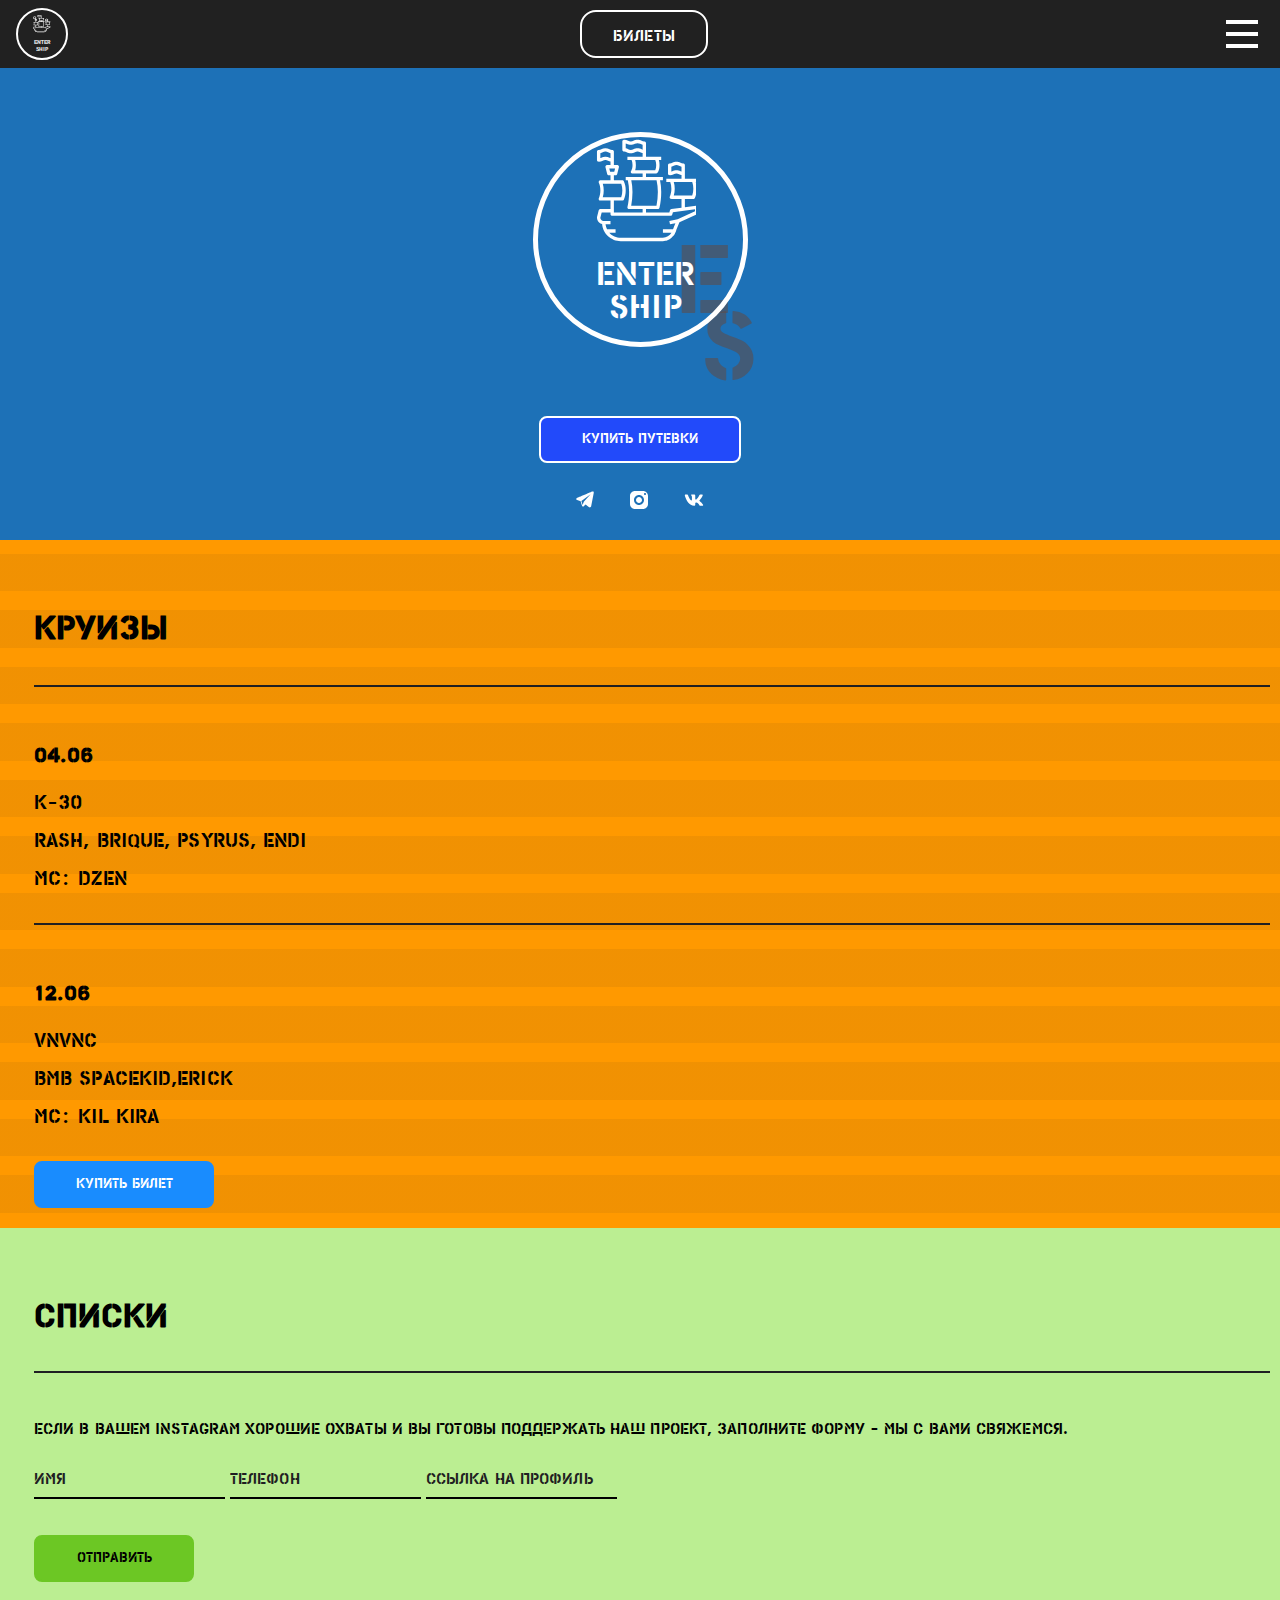
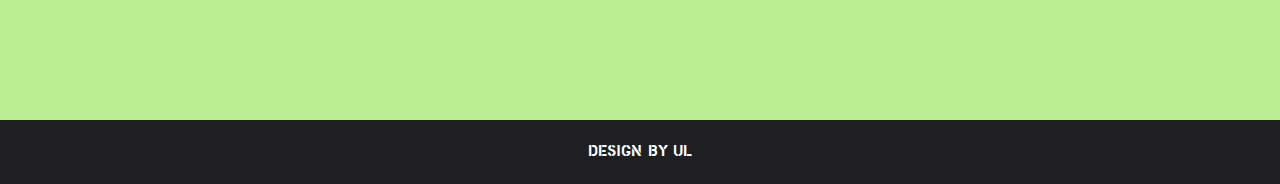
<file: index.html>
<!DOCTYPE html>
<html lang="en">
  <head>
    <meta charset="UTF-8" />
    <meta http-equiv="X-UA-Compatible" content="IE=edge" />
    <meta name="viewport" content="width=device-width, initial-scale=1.0" />
    <title>Document</title>
    <link rel="stylesheet" href="css/styles.min.css" />
    <script src="js/burger-menu.js" defer></script>
  </head>
  <body>
    <div class="container">
      <header class="header">
        <div class="wrapper">
          <div class="header-logo">
            <svg class="logo-ship">
              <use xlink:href="img/logo-small.svg#logo_small"></use>
            </svg>
            <span class="logo-title"
              >Enter <br />
              Ship</span
            >
          </div>
          <a href="#" class="button">Билеты</a>
          <div id="menu" class="menu hidden">
            <nav class="nav">
              <button class="button-close"><span></span><span></span></button>
              <div class="nav-logo">
                <svg class="cara-logo">
                  <use xlink:href="img/logo.svg#logo"></use>
                </svg>
                <span class="logo-title"
                  >Enter <br />
                  Ship</span
                >
              </div>
              <ul class="nav-list">
                <li class="list-item">
                  <a href="#" class="item-link">главная</a>
                </li>
                <li class="list-item">
                  <a href="#" class="item-link">круизы</a>
                </li>
                <li class="list-item">
                  <a href="#" class="item-link">списки</a>
                </li>
              </ul>
              <div class="social-icons">
                <a href="#" class="icon-link">
                  <img src="img/icon_telegram.svg" alt="icon telegram" />
                </a>
                <a href="#" class="icon-link">
                  <img src="img/icon-instagram.svg" alt="icon instagram" />
                </a>
                <a href="#" class="icon-link">
                  <img src="img/icon_vk.svg" alt="icon vk" />
                </a>
              </div>
            </nav>
          </div>
          <button class="button-burger">
            <div class="icon-burger">
              <span></span>
              <span></span>
              <span></span>
            </div>
          </button>
        </div>
      </header>
      <section class="main">
        <div class="wrapper">
          <div class="main-logo">
            <div class="logo-img">
              <svg class="logo-ship">
              <use xlink:href="img/logo.svg#logo"></use>
            </svg>
            <div class="logo-text"><span>Enter</span><span>Ship</span></div>
            </div>
            <div class="logo-es">
              <span>E</span><span>S</span>
            </div>
          </div>
          <a href="#" class="main-link">Купить путевки</a>
          <div class="social">
            <a href="#" class="icon-link">
              <img src="img/icon_telegram.svg" alt="icon telegram" />
            </a>
            <a href="#" class="icon-link">
              <img src="img/icon-instagram.svg" alt="icon instagram" />
            </a>
            <a href="#" class="icon-link">
              <img src="img/icon_vk.svg" alt="icon vk" />
            </a>
          </div>
        </div>
      </section>
      <section class="cruises">
        <div class="wrapper">
          <h1 class="title">Круизы</h1>
          <div class="list">
            <div class="item">
              <h2 class="date">04.06</h2>
              <span>k-30</span>
              <span>rash, brique, psyrus, endi</span>
              <span>mc: dzen</span>
            </div>
            <div class="item">
              <h2 class="date">12.06</h2>
              <span>vnvnc</span>
              <span>BMB SPACEKID,ERICK</span>
              <span>mc: kil kira</span>
            </div>
          </div>
          <a href="#" class="cruises-link">Купить билет</a>
        </div>
      </section>
      <section class="bid">
        <div class="wrapper">
          <h2 class="title">Списки</h2>
          <p class="text">
            Если в вашем Instagram хорошие охваты и вы готовы поддержать наш
            проект, заполните форму - мы с вами свяжемся.
          </p>
          <form action="#" method="post">
            <input
              type="text"
              name="name"
              id="name"
              class="name"
              placeholder="имя"
            />
            <input
              type="tel"
              name="phone"
              id="phone"
              class="phone"
              placeholder="телефон"
            />
            <input
              type="text"
              name="profile"
              id="profile"
              class="profile"
              placeholder="ссылка на профиль"
            />
            <button type="submit" class="button">Отправить</button>
          </form>
        </div>
      </section>
      <footer class="footer">
        <div class="wrapper">
          <p class="text">DeSIGN by UL</p>
        </div>
      </footer>
    </div>
  </body>
</html>
</file>
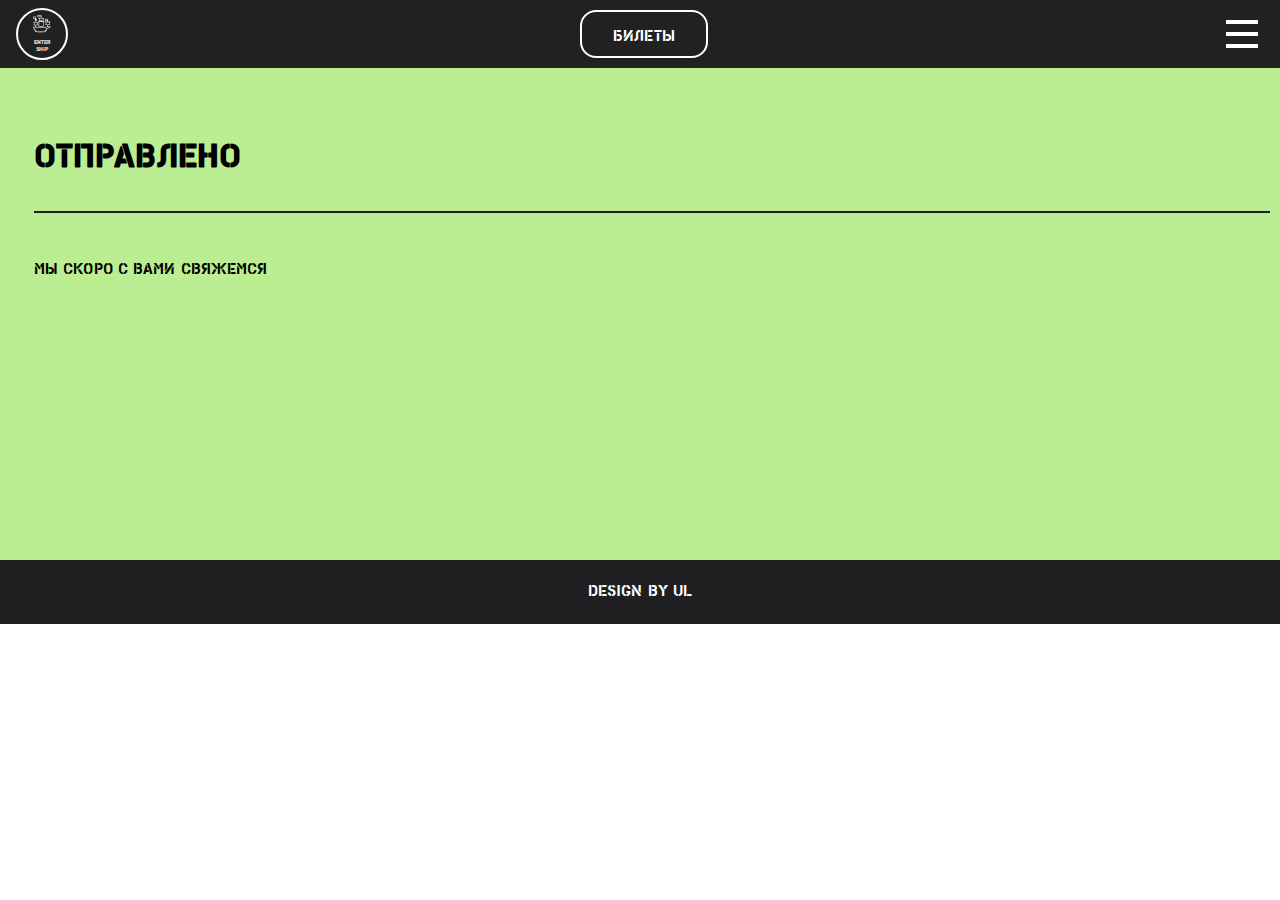
<file: you-contact.html>
<!DOCTYPE html>
<html lang="en">
  <head>
    <meta charset="UTF-8" />
    <meta http-equiv="X-UA-Compatible" content="IE=edge" />
    <meta name="viewport" content="width=device-width, initial-scale=1.0" />
    <title>Document</title>
    <link rel="stylesheet" href="css/styles.min.css" />
    <script src="js/burger-menu.js" defer></script>
  </head>
  <body>
    <div class="container">
      <header class="header">
        <div class="wrapper">
          <div class="header-logo">
            <svg class="logo-ship">
              <use xlink:href="img/logo-small.svg#logo_small"></use>
            </svg>
            <span class="logo-title"
              >Enter <br />
              Ship</span
            >
          </div>
          <a href="#" class="button">Билеты</a>
          <div id="menu" class="menu hidden">
            <nav class="nav">
              <button class="button-close"><span></span><span></span></button>
              <div class="nav-logo">
                <svg class="cara-logo">
                  <use xlink:href="img/logo.svg#logo"></use>
                </svg>
                <span class="logo-title"
                  >Enter <br />
                  Ship</span
                >
              </div>
              <ul class="nav-list">
                <li class="list-item">
                  <a href="#" class="item-link">главная</a>
                </li>
                <li class="list-item">
                  <a href="#" class="item-link">круизы</a>
                </li>
                <li class="list-item">
                  <a href="#" class="item-link">списки</a>
                </li>
              </ul>
              <div class="social-icons">
                <a href="#" class="icon-link">
                  <img src="img/icon_telegram.svg" alt="icon telegram" />
                </a>
                <a href="#" class="icon-link">
                  <img src="img/icon-instagram.svg" alt="icon instagram" />
                </a>
                <a href="#" class="icon-link">
                  <img src="img/icon_vk.svg" alt="icon vk" />
                </a>
              </div>
            </nav>
          </div>
          <button class="button-burger">
            <div class="icon-burger">
              <span></span>
              <span></span>
              <span></span>
            </div>
          </button>
        </div>
      </header>
      <section class="bid">
        <div class="wrapper">
          <h2 class="title">Отправлено</h2>
          <p class="text">
            МЫ СКоро с вами свяжемся
          </p>
        </div>
      </section>
      <footer class="footer">
        <div class="wrapper">
          <p class="text">DeSIGN by UL</p>
        </div>
      </footer>
    </div>
  </body>
</html>
</file>
<file: css/styles.min.css>
/*! normalize.css v8.0.1 | MIT License | github.com/necolas/normalize.css */html{line-height:1.15;-webkit-text-size-adjust:100%}body{margin:0}main{display:block}h1{font-size:2em;margin:0.67em 0}hr{-webkit-box-sizing:content-box;box-sizing:content-box;height:0;overflow:visible}pre{font-family:monospace, monospace;font-size:1em}a{background-color:transparent}abbr[title]{border-bottom:none;text-decoration:underline;-webkit-text-decoration:underline dotted;text-decoration:underline dotted}b,strong{font-weight:bolder}code,kbd,samp{font-family:monospace, monospace;font-size:1em}small{font-size:80%}sub,sup{font-size:75%;line-height:0;position:relative;vertical-align:baseline}sub{bottom:-0.25em}sup{top:-0.5em}img{border-style:none}button,input,optgroup,select,textarea{font-family:inherit;font-size:100%;line-height:1.15;margin:0}button,input{overflow:visible}button,select{text-transform:none}button,[type="button"],[type="reset"],[type="submit"]{-webkit-appearance:button}button::-moz-focus-inner,[type="button"]::-moz-focus-inner,[type="reset"]::-moz-focus-inner,[type="submit"]::-moz-focus-inner{border-style:none;padding:0}button:-moz-focusring,[type="button"]:-moz-focusring,[type="reset"]:-moz-focusring,[type="submit"]:-moz-focusring{outline:1px dotted ButtonText}fieldset{padding:0.35em 0.75em 0.625em}legend{-webkit-box-sizing:border-box;box-sizing:border-box;color:inherit;display:table;max-width:100%;padding:0;white-space:normal}progress{vertical-align:baseline}textarea{overflow:auto}[type="checkbox"],[type="radio"]{-webkit-box-sizing:border-box;box-sizing:border-box;padding:0}[type="number"]::-webkit-inner-spin-button,[type="number"]::-webkit-outer-spin-button{height:auto}[type="search"]{-webkit-appearance:textfield;outline-offset:-2px}[type="search"]::-webkit-search-decoration{-webkit-appearance:none}::-webkit-file-upload-button{-webkit-appearance:button;font:inherit}details{display:block}summary{display:list-item}template{display:none}[hidden]{display:none}@font-face{font-family:'PF Stamps Pro';src:local("../fonts/PFStampsProSolid.ttf"),local("../fonts/PFStampsProSolid.ttf"),url("../fonts/PFStampsProSolid.ttf") format("truetype");font-weight:normal;font-style:normal}.header{background:#212121}.header .wrapper{padding:8px 16px;display:-webkit-box;display:-ms-flexbox;display:flex;-webkit-box-pack:justify;-ms-flex-pack:justify;justify-content:space-between;-webkit-box-align:center;-ms-flex-align:center;align-items:center}.header .header-logo{width:48px;height:48px;background:transparent;border:2px solid #fff;border-radius:50%;overflow:hidden;display:-webkit-box;display:-ms-flexbox;display:flex;-webkit-box-orient:vertical;-webkit-box-direction:normal;-ms-flex-direction:column;flex-direction:column;-webkit-box-align:center;-ms-flex-align:center;align-items:center;-webkit-box-pack:center;-ms-flex-pack:center;justify-content:center}.header .header-logo .logo-ship{width:18px;height:24px;text-align:center}.header .header-logo .logo-ship #logo{width:18px;height:24px}.header .header-logo .logo-title{font-size:5.78947px;line-height:7px;text-align:center;color:#ffffff}.header .button{width:128px;height:48px;padding:8px 12px;border:2px solid #ffffff;-webkit-box-sizing:border-box;box-sizing:border-box;border-radius:16px;font-size:16px;line-height:33px;text-align:center;letter-spacing:0.1px;text-decoration:none;color:#fff}.header .button:hover,.header .button:focus{background:#fff;color:#1f1f22;border-color:#fff}.header .button:active{background:#1f1f22;color:#fff}.header .menu{width:100%;position:fixed;top:0;right:0;bottom:0;background:rgba(125,131,138,0.8);z-index:21;-webkit-transition:right 0.3s;transition:right 0.3s}.header .menu.hidden{right:-100%}.header .menu .nav{width:75%;height:100%;display:-webkit-box;display:-ms-flexbox;display:flex;-webkit-box-orient:vertical;-webkit-box-direction:normal;-ms-flex-direction:column;flex-direction:column;-webkit-box-pack:start;-ms-flex-pack:start;justify-content:flex-start;margin:0 0 0 auto;padding:24px;background:#1f1f22;-webkit-box-sizing:border-box;box-sizing:border-box;z-index:21}.header .menu .nav .button-close{position:relative;width:32px;height:32px;display:-webkit-box;display:-ms-flexbox;display:flex;-webkit-box-orient:vertical;-webkit-box-direction:normal;-ms-flex-direction:column;flex-direction:column;-webkit-box-align:center;-ms-flex-align:center;align-items:center;margin:0 0 0 auto;padding:7.2px;background:transparent;border:transparent;cursor:pointer}.header .menu .nav .button-close span{width:21px;height:1.5px;background:#fff}.header .menu .nav .button-close span:nth-child(1){-webkit-transform-origin:right;transform-origin:right;-webkit-transform:rotate(-45deg);transform:rotate(-45deg);margin-bottom:13.5px}.header .menu .nav .button-close span:nth-child(2){-webkit-transform-origin:right;transform-origin:right;-webkit-transform:rotate(45deg);transform:rotate(45deg)}.header .menu .nav .nav-logo{width:85px;height:85px;border:3px solid #fff;border-radius:50%;display:-webkit-box;display:-ms-flexbox;display:flex;-webkit-box-orient:vertical;-webkit-box-direction:normal;-ms-flex-direction:column;flex-direction:column;-webkit-box-pack:center;-ms-flex-pack:center;justify-content:center;-webkit-box-align:center;-ms-flex-align:center;align-items:center;background:#fff;margin-bottom:22px}.header .menu .nav .nav-logo .cara-logo{width:40px;height:51px}.header .menu .nav .nav-logo .cara-logo #logo{fill:#fff}.header .menu .nav .nav-logo .logo-title{color:#000;text-align:center}.header .menu .nav .nav-list{margin:0;padding:0;list-style:none}.header .menu .nav .nav-list .list-item .item-link{font-size:20px;line-height:33px;letter-spacing:0.1px;text-decoration:none;color:#fff}.header .menu .nav .social-icons{display:-webkit-box;display:-ms-flexbox;display:flex;-webkit-box-align:end;-ms-flex-align:end;align-items:flex-end;-webkit-box-flex:1;-ms-flex-positive:1;flex-grow:1}.header .menu .nav .social-icons .icon-link{padding:3pxpx;margin-right:36.21px;display:-webkit-box;display:-ms-flexbox;display:flex;-webkit-box-align:center;-ms-flex-align:center;align-items:center}.header .button-burger{background:transparent;cursor:pointer;border:transparent}.header .icon-burger{display:-webkit-box;display:-ms-flexbox;display:flex;-webkit-box-orient:vertical;-webkit-box-direction:normal;-ms-flex-direction:column;flex-direction:column}.header .icon-burger span{width:32px;height:4px;background:#fff}.header .icon-burger span:not(:last-child){margin-bottom:8px}body{font-family:"PF Stamps Pro", Arial, Helvetica, sans-serif;font-size:14px;font-style:normal;font-weight:normal}.main{background:#1d71b7}.main .wrapper{padding:64px 16px 27px}.main .wrapper .title{font-size:34px;line-height:33px;text-align:center;letter-spacing:0.1px;color:#1f1f22}.main .wrapper .main-logo{width:215px;height:215px;position:relative;background:transparent;margin-left:auto;margin-right:auto;display:-webkit-box;display:-ms-flexbox;display:flex;-webkit-box-orient:vertical;-webkit-box-direction:normal;-ms-flex-direction:column;flex-direction:column;-webkit-box-pack:center;-ms-flex-pack:center;justify-content:center;-webkit-box-align:center;-ms-flex-align:center;align-items:center;font-style:normal;font-weight:normal;font-size:34px;line-height:33px;text-align:center;letter-spacing:0.1px;color:rgba(0,0,0,0.6);z-index:4}.main .wrapper .main-logo .logo-img{width:100%;height:100%;padding-left:11px;border:5px solid #fff;border-radius:50%;-webkit-box-sizing:border-box;box-sizing:border-box;z-index:3}.main .wrapper .main-logo .logo-es{display:-webkit-box;display:-ms-flexbox;display:flex;-ms-flex-wrap:wrap;flex-wrap:wrap;position:absolute;bottom:-36px;right:-12px;width:85px;height:180pxpx;z-index:0}.main .wrapper .main-logo .logo-es span{font-size:100px;line-height:67px;text-align:center;color:#5b4c4c99}.main .wrapper .main-logo .logo-es span:first-child{margin:0 auto 0 0}.main .wrapper .main-logo .logo-es span:last-child{margin:0 0 0 auto}.main .wrapper .main-logo .logo-ship{width:100px;height:115px;fill:#fff}.main .wrapper .main-logo .logo-text{display:-webkit-box;display:-ms-flexbox;display:flex;-webkit-box-orient:vertical;-webkit-box-direction:normal;-ms-flex-direction:column;flex-direction:column;color:#fff}.main .wrapper .main-link{width:202px;height:47px;background:#224afa;-webkit-box-sizing:border-box;box-sizing:border-box;color:#fff;text-decoration:none;margin-top:68.69px;margin-left:auto;margin-bottom:28px;margin-right:auto;display:-webkit-box;display:-ms-flexbox;display:flex;-webkit-box-pack:center;-ms-flex-pack:center;justify-content:center;-webkit-box-align:center;-ms-flex-align:center;align-items:center;padding:7px 34px;border:2px solid #ffffff;border-radius:8px;-webkit-transition:background 0.3s;transition:background 0.3s}.main .wrapper .main-link:hover,.main .wrapper .main-link:focus{background:#1f1f22}.main .wrapper .main-link:active{background:transparent}.main .wrapper .social{display:-webkit-box;display:-ms-flexbox;display:flex;-webkit-box-pack:center;-ms-flex-pack:center;justify-content:center;-webkit-box-align:center;-ms-flex-align:center;align-items:center}.main .wrapper .social .icon-link:not(:last-child){margin-right:36px}.cruises{position:relative;background-color:#ff9900;padding:72px 10px 20px 34px;z-index:1}.cruises::before{content:"";width:100%;height:100%;position:absolute;top:-5px;left:0;background:repeating-linear-gradient(transparent, transparent 18.83px, #1f1f2210 18.83px, #1f1f2210 56.49px);z-index:-1}.cruises .title{font-size:34px;line-height:33px;text-align:left;letter-spacing:0.1px;margin:0 0 40px}.cruises .list .item{border-top:2px solid #1f1f22;padding:40px 15px 28px 0;display:-webkit-box;display:-ms-flexbox;display:flex;-webkit-box-orient:vertical;-webkit-box-direction:normal;-ms-flex-direction:column;flex-direction:column}.cruises .list .item span{font-size:20px;line-height:33px;letter-spacing:0.1px}.cruises .list .item span:first-child{-webkit-text-decoration-line:underline;text-decoration-line:underline}.cruises .list .item span:not(:last-child){margin-bottom:5px}.cruises .cruises-link{display:-webkit-box;display:-ms-flexbox;display:flex;-webkit-box-orient:horizontal;-webkit-box-direction:normal;-ms-flex-direction:row;flex-direction:row;-webkit-box-pack:center;-ms-flex-pack:center;justify-content:center;-webkit-box-align:center;-ms-flex-align:center;align-items:center;padding:7px 34px;width:180px;height:47px;background:#198cfe;border:2px solid #198cfe;border-radius:8px;text-decoration:none;color:#fff;-webkit-box-sizing:border-box;box-sizing:border-box;-webkit-transition:background 0.3s;transition:background 0.3s}.cruises .cruises-link:hover,.cruises .cruises-link:focus{background:transparent}.bid{background-color:#bbee92;padding:72px 10px 20px 34px}.bid .wrapper{min-height:400px}.bid .title{position:relative;font-size:34px;line-height:33px;text-align:left;letter-spacing:0.1px;margin:0 0 80px}.bid .title:focus-visible{outline:none}.bid .title:after{content:"";position:absolute;bottom:-40px;display:block;width:100%;height:2px;background:#1f1f22}.bid .text{font-size:16px;line-height:33px;letter-spacing:0.1px}.bid form .name,.bid form .phone,.bid form .profile{padding:8.5px 0;margin-bottom:7.5px;background:transparent;border-color:#7d838a;border-top:none;border-right:none;border-bottom:2px solid;border-left:none;font-size:16px;letter-spacing:0.1px}.bid form .name::-webkit-input-placeholder,.bid form .phone::-webkit-input-placeholder,.bid form .profile::-webkit-input-placeholder{color:#1f1f22}.bid form .name:-ms-input-placeholder,.bid form .phone:-ms-input-placeholder,.bid form .profile:-ms-input-placeholder{color:#1f1f22}.bid form .name::-ms-input-placeholder,.bid form .phone::-ms-input-placeholder,.bid form .profile::-ms-input-placeholder{color:#1f1f22}.bid form .name::placeholder,.bid form .phone::placeholder,.bid form .profile::placeholder{color:#1f1f22}.bid form .name:focus-visible,.bid form .phone:focus-visible,.bid form .profile:focus-visible{outline:transparent}.bid form .button{display:-webkit-box;display:-ms-flexbox;display:flex;-webkit-box-orient:horizontal;-webkit-box-direction:normal;-ms-flex-direction:row;flex-direction:row;-webkit-box-align:center;-ms-flex-align:center;align-items:center;-webkit-box-pack:center;-ms-flex-pack:center;justify-content:center;margin-top:28px;padding:7px 34px;width:160px;height:47px;background:#6cc724;border:2px solid #6cc724;border-radius:8px;cursor:pointer;-webkit-transition:background 0.3s, border-color 0.3s;transition:background 0.3s, border-color 0.3s}.bid form .button:hover,.bid form .button:focus{background:#fff}.bid form .button:active{background:#6cc724}.footer{width:100%;height:64px;background:#1f1f22}.footer .wrapper{padding-top:15px;display:-webkit-box;display:-ms-flexbox;display:flex;-webkit-box-pack:center;-ms-flex-pack:center;justify-content:center;-webkit-box-align:center;-ms-flex-align:center;align-items:center}.footer .wrapper .text{margin:0;font-size:16px;line-height:33px;text-align:center;letter-spacing:0.1px;color:#ffffff}
</file>
